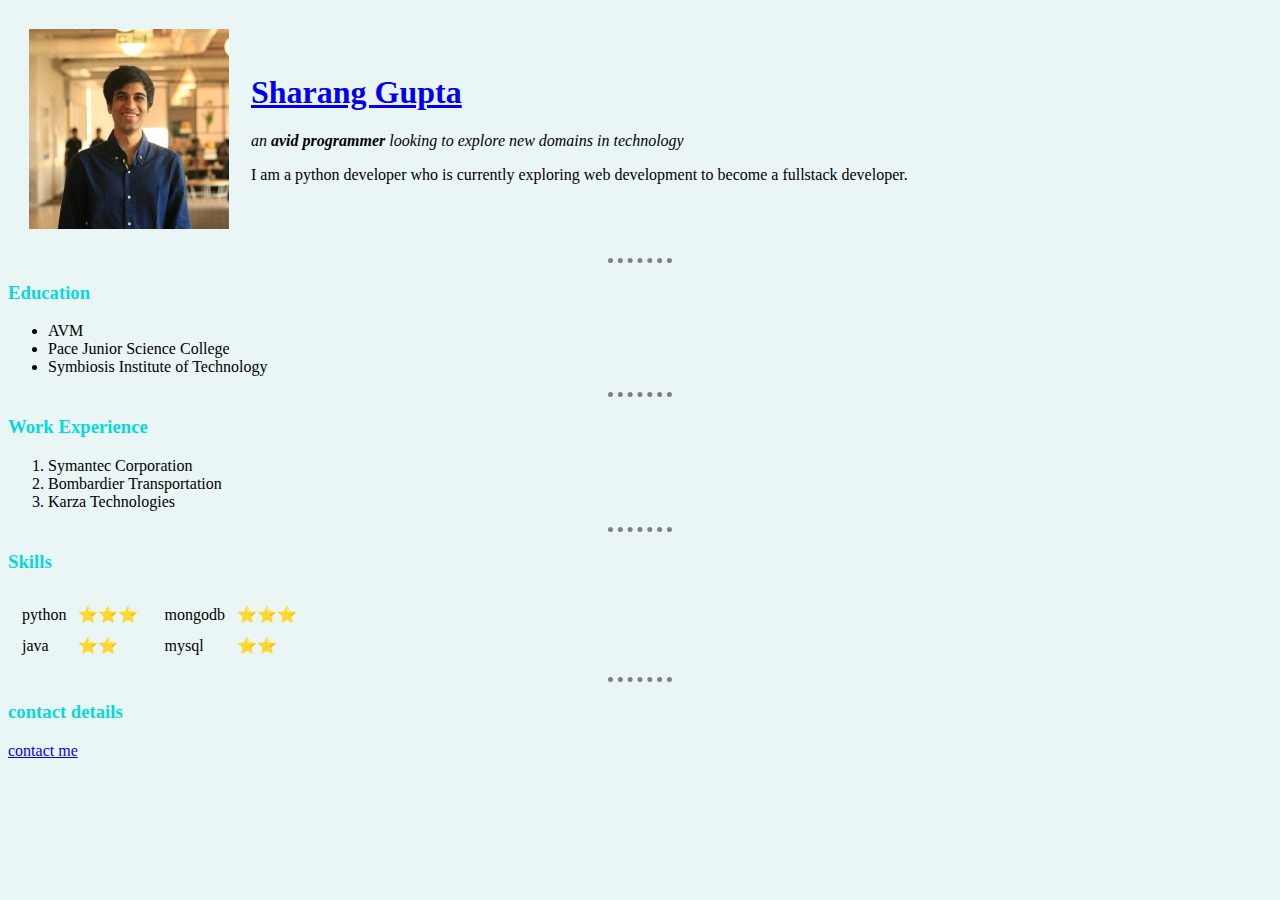
<file: index.html>
<html>

<head>
    <meta charset="utf-8">
    <title>Sharang's personal site</title>
    <link rel="stylesheet" href="css/styles.css">


</head>

<body style="background-color: #EAF6F6">
    <table cellspacing="20">
        <tr>
            <td><img src=profile.jpg alt="sharang profile picture"></td>
            <td>
                <h1><a href="https://www.linkedin.com/in/sharang-gupta-b8399bb4/">Sharang Gupta</a></h1>
                <p><em>an <strong>avid programmer </strong>looking to explore new domains in technology</em></p>
                <p>I am a python developer who is currently exploring web development to become a fullstack developer.</p>
            </td>
        </tr>
    </table>

    <hr>
    <h3>Education</h3>
    <ul>
        <li>AVM</li>
        <li>Pace Junior Science College</li>
        <li>Symbiosis Institute of Technology</li>
    </ul>
    <hr>

    <h3>Work Experience</h3>
    <ol>
        <li>Symantec Corporation</li>
        <li>Bombardier Transportation</li>
        <li>Karza Technologies</li>
    </ol>
    <hr>
    <h3>Skills</h3>
    <table>
        <tr>
            <td>
                <table cellspacing="10">
                    <tr>
                        <td>python</td>
                        <td>⭐⭐⭐</td>
                    </tr>

                    <tr>
                        <td>java</td>
                        <td>⭐⭐</td>
                    </tr>
                </table>
            </td>
            <td>
                <table cellspacing="10">
                    <tr>
                        <td>mongodb</td>
                        <td>⭐⭐⭐</td>
                    </tr>

                    <tr>
                        <td>mysql</td>
                        <td>⭐⭐</td>
                    </tr>
                </table>
            </td>
        </tr>

    </table>

    <hr>
    <h3>contact details</h3>
    <a href=contact.html>contact me</a>
</body>

</html>
</file>
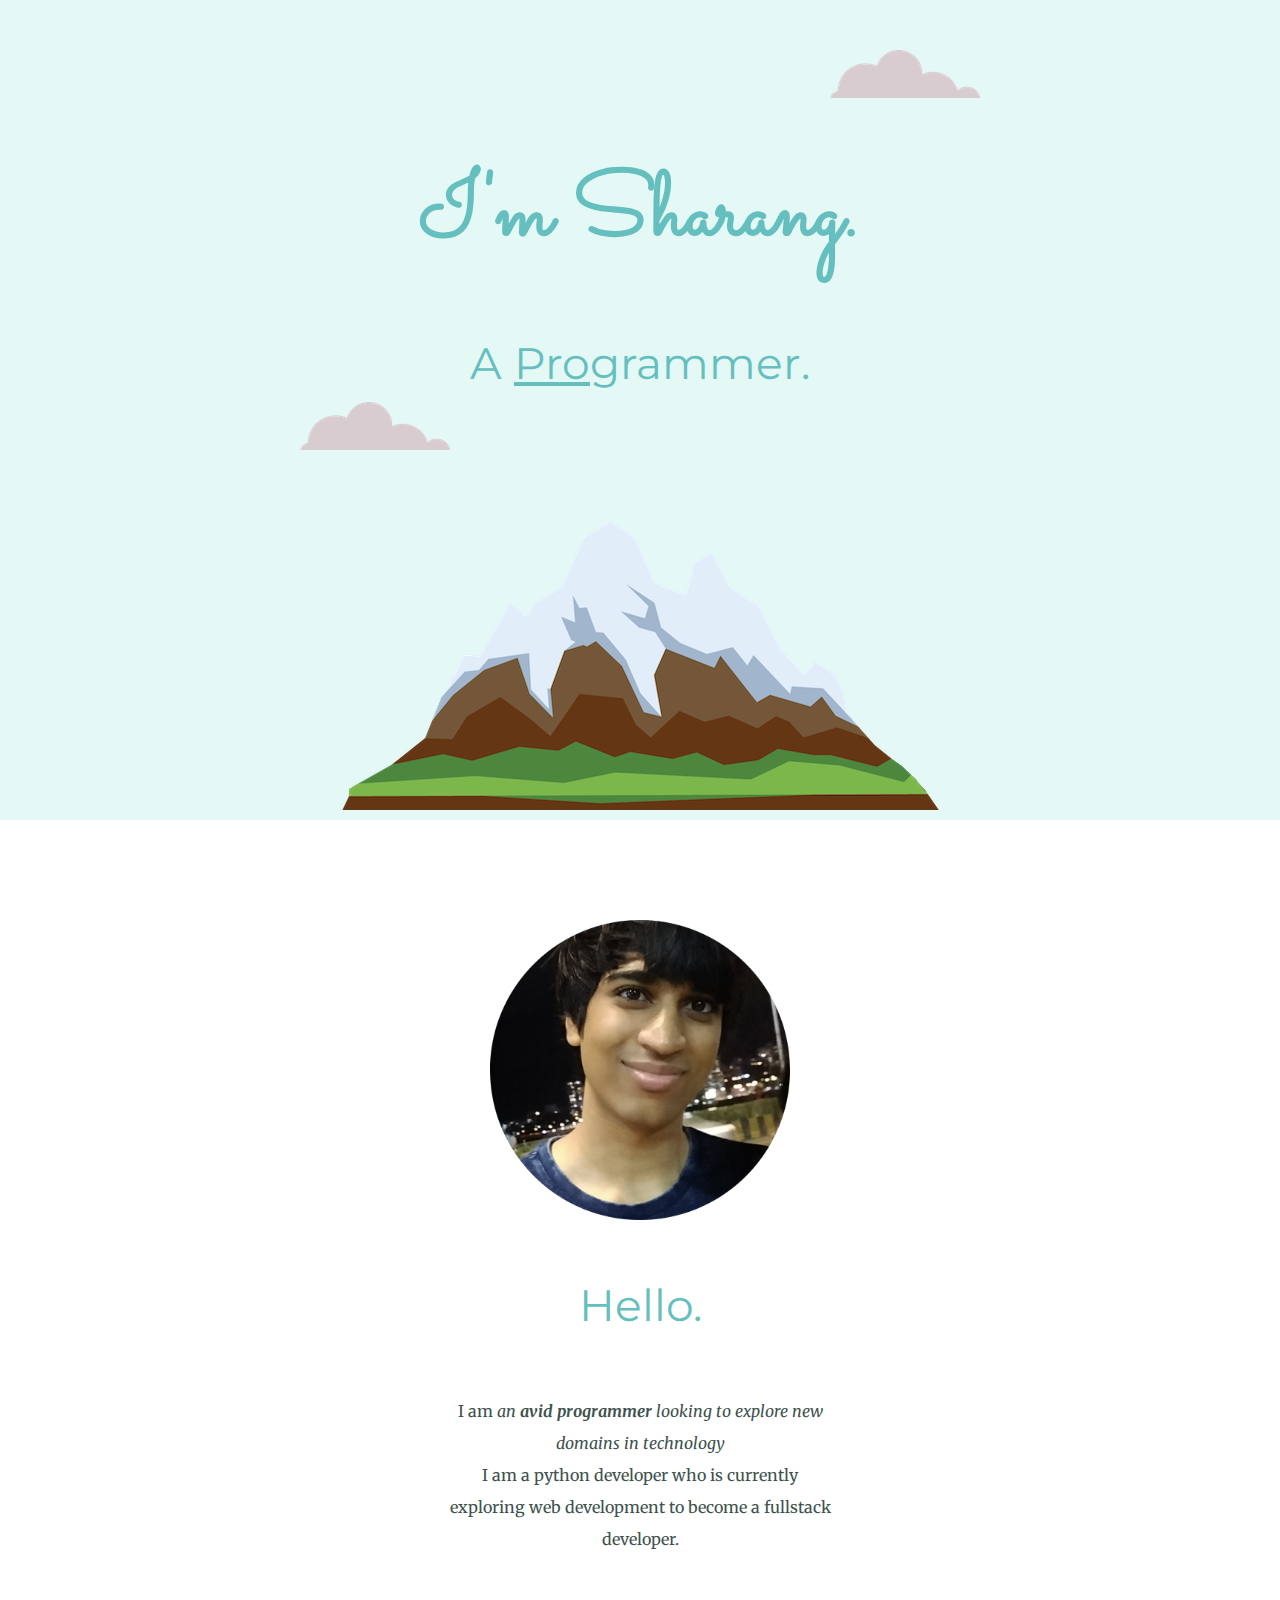
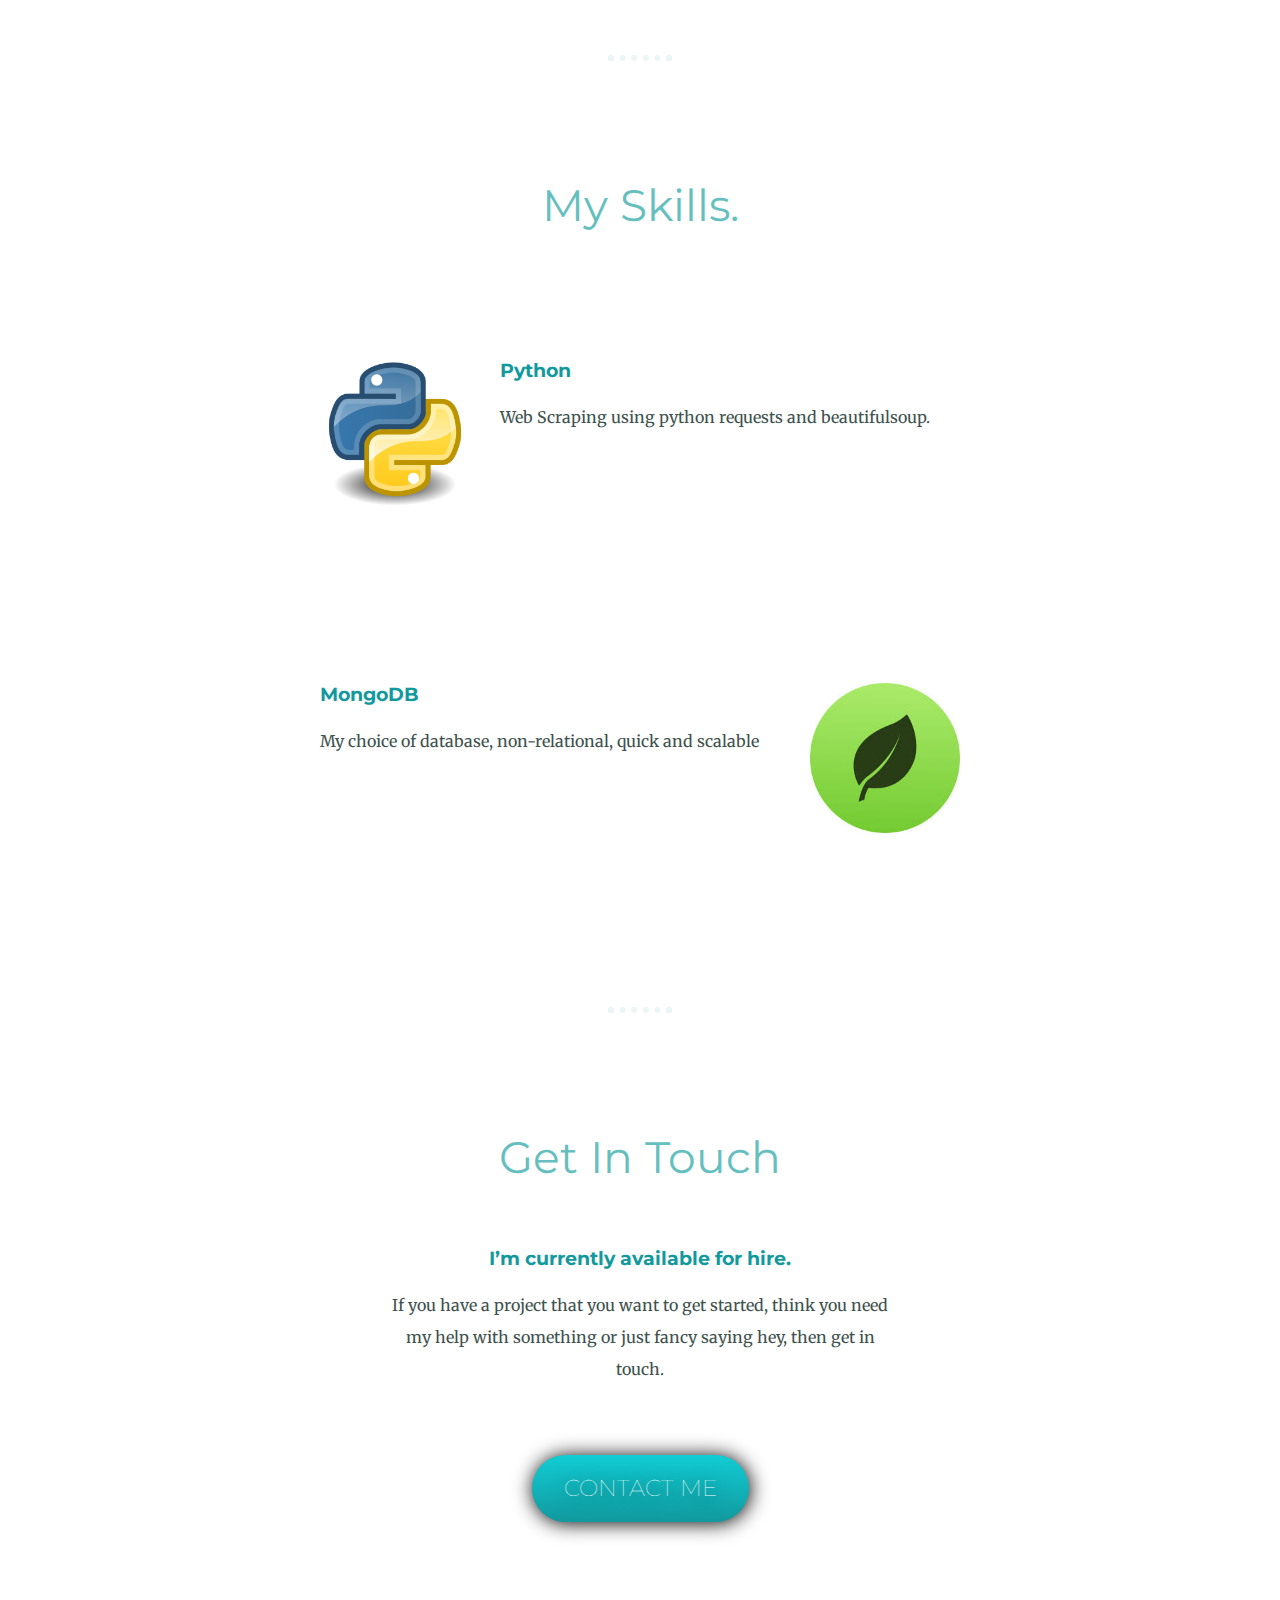
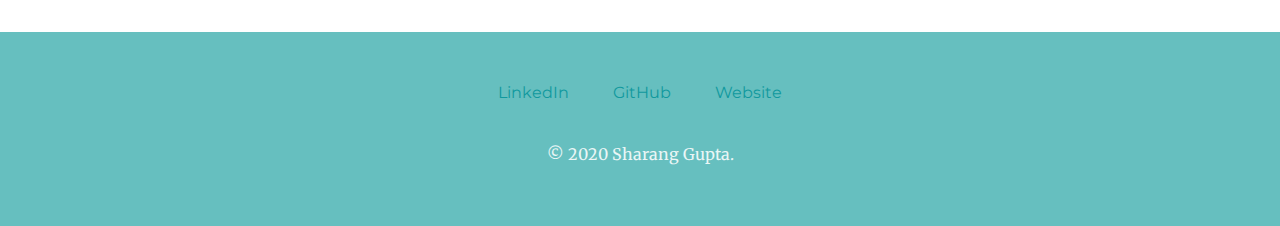
<file: resume/index.html>
<!DOCTYPE html>
<html lang="">

<head>
  <meta charset="utf-8">
  <meta name="viewport" content="width=device-width, initial-scale=1.0">
  <link rel="stylesheet" href="css/styles.css">
  <link rel="icon" href="images/favicon.png">
  <link href="https://fonts.googleapis.com/css?family=Merriweather|Montserrat|Pacifico&display=swap" rel="stylesheet">
  <link href="https://fonts.googleapis.com/css?family=Sacramento&display=swap" rel="stylesheet">
  <title>Sharang Gupta</title>
</head>

<body>
  <div class="topcontainer">
    <img class="top-cloud" src="images/cloud.png" alt="cloud-img" />
    <h1>I'm Sharang.</h1>
    <h2>A <span id="underline">Pro</span>grammer.</h2>
    <img class="bottom-cloud" src="images/cloud.png" alt="cloud-img">
    <img src="images/mountain.png" alt="mountain-img" />
  </div>

  <div class="middle-container">
    <div class="profile">
      <img class="profilepic" src="images/profile.png" alt="sharang profile picture">
      <h2>Hello.</h2>
      <p class="intro">I am <em>an <strong>avid programmer </strong>looking to explore new domains in technology</em></p>
      <p class="intro">I am a python developer who is currently exploring web development to become a fullstack developer.</p>
    </div>
    <hr>
    <div class="skills">
      <h2>My Skills.</h2>
      <div class="skill-row">
        <img class="python-img" src="images/python.png" alt="" style="width:150px;height:150px">
        <h3>Python</h3>
        <p class="code-skill-description">Web Scraping using python requests and beautifulsoup.</p>
      </div>
      <div class="skill-row">
        <img class="mongo-img" src="images/mongo.jpeg" alt="" style="width:150px;height:150px">
        <h3>MongoDB</h3>
        <p class="code-skill-description">My choice of database, non-relational, quick and scalable</p>
      </div>
    </div>
    <hr>
    <div class="contact-me">
      <h2>Get In Touch</h2>
      <h3>I’m currently available for hire.</h3>
      <p>If you have a project that you want to get started, think you need my help with something or just fancy saying hey, then get in touch.</p>
    </div>
    <a class="btn" href="mailto:sharanggupta96@gmail.com">CONTACT ME</a>
  </div>


  <div class="bottom-container">
    <a class="footer-link" href="https://www.linkedin.com/in/sharang-gupta-b8399bb4/">LinkedIn</a>
    <a class="footer-link" href="https://github.com/sharang1996">GitHub</a>
    <a class="footer-link" href="https://sharang1996.github.io/cv/">Website</a>
    <p class="copyright">© 2020 Sharang Gupta.</p>
  </div>

</body>

</html>
</file>
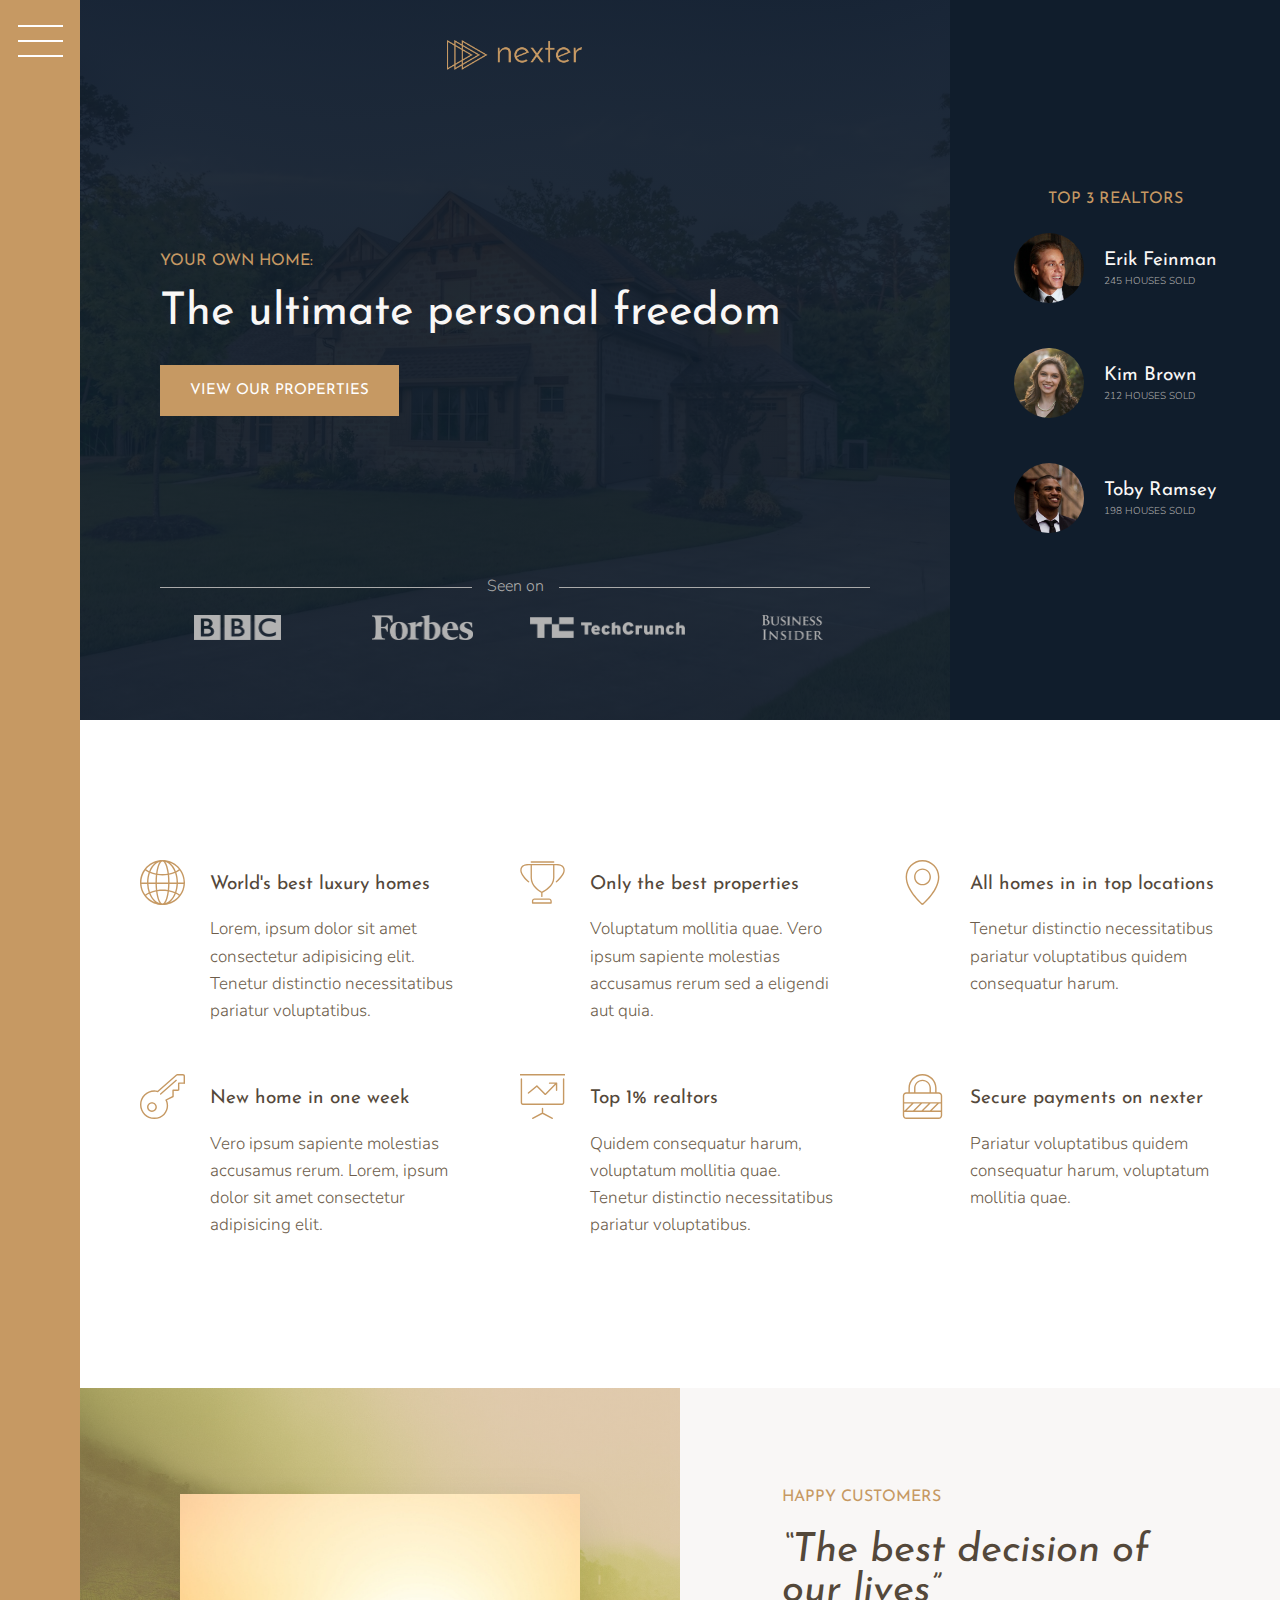
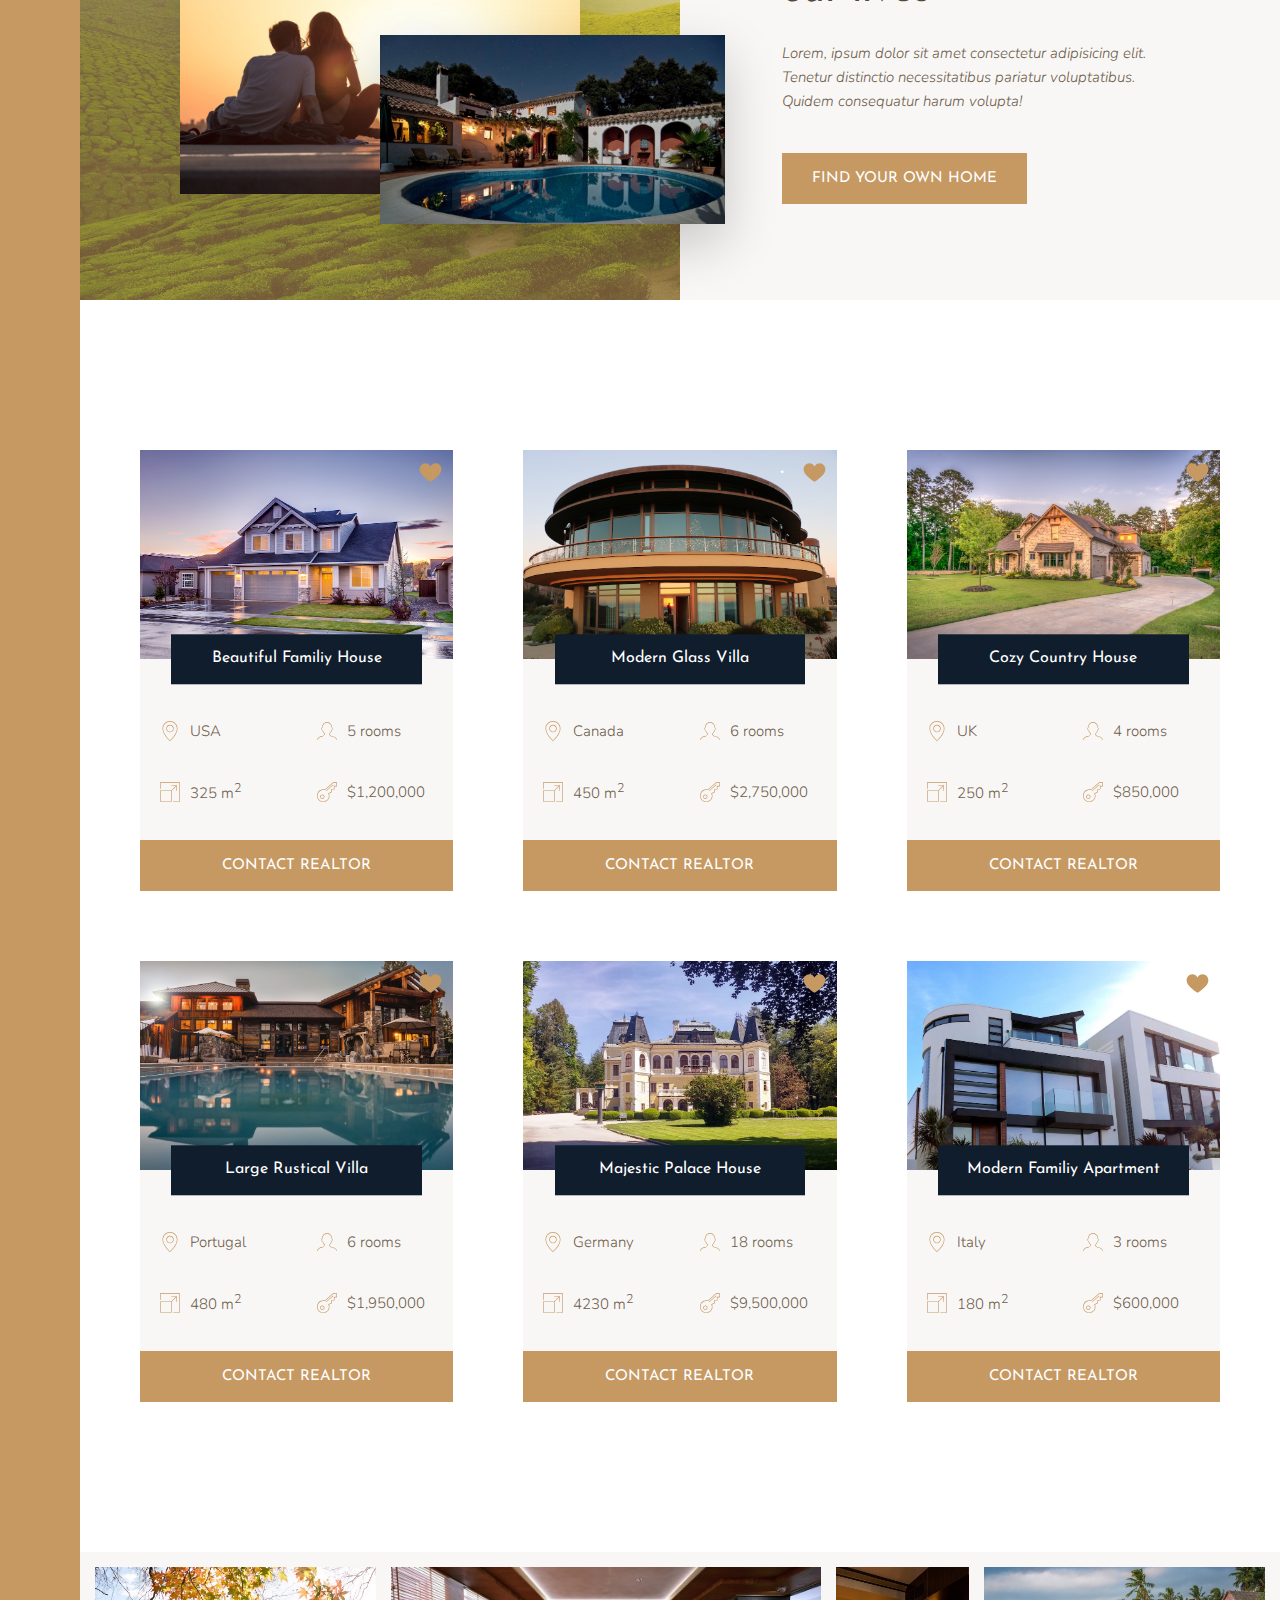
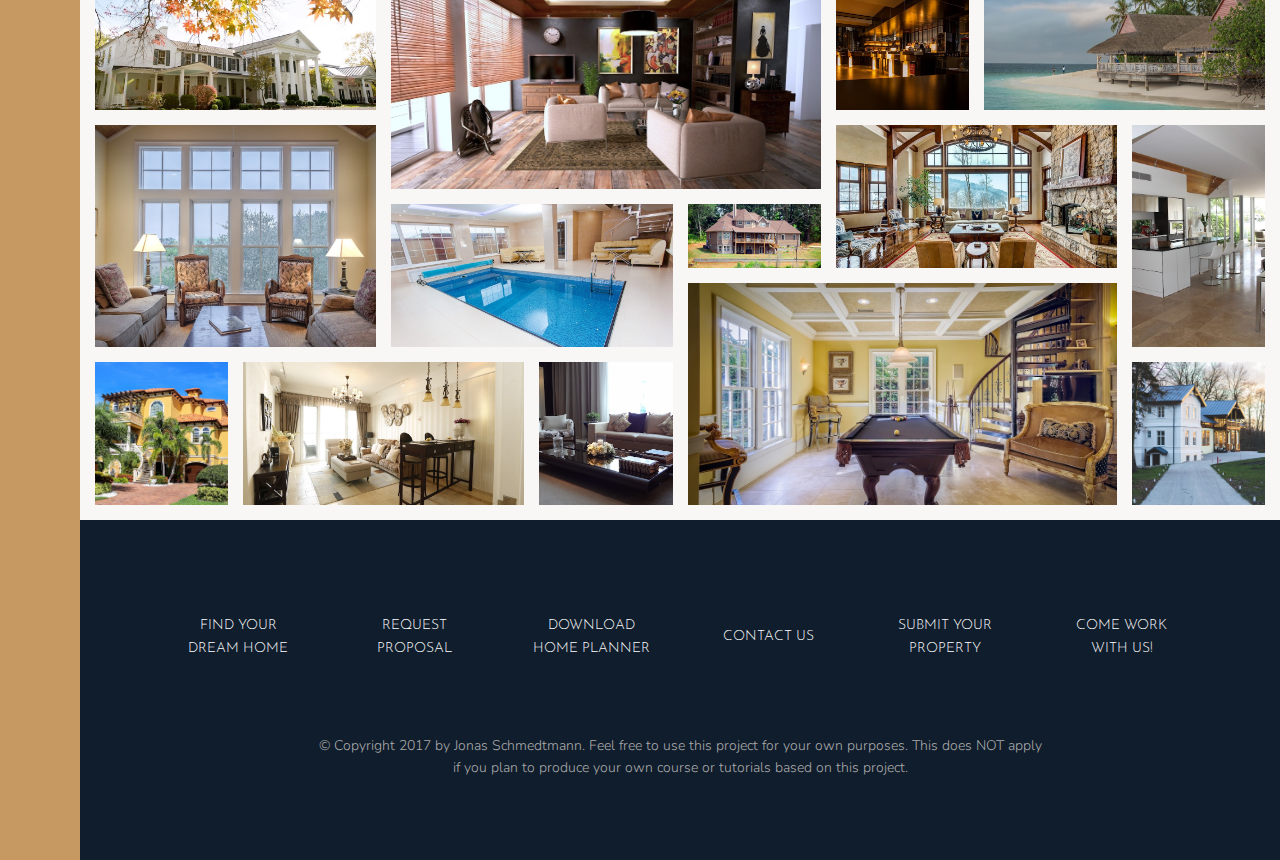
<file: advanced_css/advanced-css-course-master/Nexter/final/index.html>
<!DOCTYPE html>
<html lang="en">
    <head>
        <meta charset="UTF-8">
        <meta name="viewport" content="width=device-width, initial-scale=1.0">
        <meta http-equiv="X-UA-Compatible" content="ie=edge">
        
        <link href="https://fonts.googleapis.com/css?family=Josefin+Sans:300,400,400i|Nunito:300,300i" rel="stylesheet">
        <link rel="stylesheet" href="css/style.css">
        <link rel="shortcut icon" type="image/png" href="img/favicon.png">
        
        <title>nexter &mdash; your home, your freedom</title>
    </head>
    <body class="container">
        <div class="sidebar">
            <button class="nav-btn"></button>
        </div>

        <header class="header">
            <img src="img/logo.png" alt="Nexter logo" class="header__logo">
            <h3 class="heading-3">Your own home:</h3>
            <h1 class="heading-1">The ultimate personal freedom</h1>
            <button class="btn header__btn">View our properties</button>
            <div class="header__seenon-text">Seen on</div>
            <div class="header__seenon-logos">
                <img src="img/logo-bbc.png" alt="Seen on logo 1">
                <img src="img/logo-forbes.png" alt="Seen on logo 2">
                <img src="img/logo-techcrunch.png" alt="Seen on logo 3">
                <img src="img/logo-bi.png" alt="Seen on logo 4">
            </div>
        </header>

        <div class="realtors">
            <h3 class="heading-3">Top 3 Realtors</h3>
            <div class="realtors__list">
                <img src="img/realtor-1.jpeg" alt="Realtor 1" class="realtors__img">
                <div class="realtors__details">
                    <h4 class="heading-4 heading-4--light">Erik Feinman</h4>
                    <p class="realtors__sold">245 houses sold</p>
                </div>

                <img src="img/realtor-2.jpeg" alt="Realtor 2" class="realtors__img">
                <div class="realtors__details">
                    <h4 class="heading-4 heading-4--light">Kim Brown</h4>
                    <p class="realtors__sold">212 houses sold</p>
                </div>

                <img src="img/realtor-3.jpeg" alt="Realtor 3" class="realtors__img">
                <div class="realtors__details">
                    <h4 class="heading-4 heading-4--light">Toby Ramsey</h4>
                    <p class="realtors__sold">198 houses sold</p>
                </div>
            </div>
        </div>

        <section class="features">
            <div class="feature">
                <svg class="feature__icon">
                    <use xlink:href="img/sprite.svg#icon-global"></use>
                </svg>
                <h4 class="heading-4 heading-4--dark">World's best luxury homes</h4>
                <p class="feature__text">Lorem, ipsum dolor sit amet consectetur adipisicing elit. Tenetur distinctio necessitatibus pariatur voluptatibus.</p>
            </div>

            <div class="feature">
                <svg class="feature__icon">
                    <use xlink:href="img/sprite.svg#icon-trophy"></use>
                </svg>
                <h4 class="heading-4 heading-4--dark">Only the best properties</h4>
                <p class="feature__text">Voluptatum mollitia quae. Vero ipsum sapiente molestias accusamus rerum sed a eligendi aut quia.</p>
            </div>

            <div class="feature">
                <svg class="feature__icon">
                    <use xlink:href="img/sprite.svg#icon-map-pin"></use>
                </svg>
                <h4 class="heading-4 heading-4--dark">All homes in in top locations</h4>
                <p class="feature__text">Tenetur distinctio necessitatibus pariatur voluptatibus quidem consequatur harum.</p>
            </div>

            <div class="feature">
                <svg class="feature__icon">
                    <use xlink:href="img/sprite.svg#icon-key"></use>
                </svg>
                <h4 class="heading-4 heading-4--dark">New home in one week</h4>
                <p class="feature__text">Vero ipsum sapiente molestias accusamus rerum. Lorem, ipsum dolor sit amet consectetur adipisicing elit.</p>
            </div>

            <div class="feature">
                <svg class="feature__icon">
                    <use xlink:href="img/sprite.svg#icon-presentation"></use>
                </svg>
                <h4 class="heading-4 heading-4--dark">Top 1% realtors</h4>
                <p class="feature__text">Quidem consequatur harum, voluptatum mollitia quae. Tenetur distinctio necessitatibus pariatur voluptatibus.</p>
            </div>

            <div class="feature">
                <svg class="feature__icon">
                    <use xlink:href="img/sprite.svg#icon-lock"></use>
                </svg>
                <h4 class="heading-4 heading-4--dark">Secure payments on nexter</h4>
                <p class="feature__text">Pariatur voluptatibus quidem consequatur harum, voluptatum mollitia quae.</p>
            </div>
        </section>

        <div class="story__pictures">
            <img src="img/story-1.jpeg" alt="Couple with new house" class="story__img--1">
            <img src="img/story-2.jpeg" alt="New house" class="story__img--2">
        </div>

        <div class="story__content">
            <h3 class="heading-3 mb-sm">Happy Customers</h3>
            <h2 class="heading-2 heading-2--dark mb-md">&ldquo;The best decision of our lives&rdquo;</h2>
            <p class="story__text">
                Lorem, ipsum dolor sit amet consectetur adipisicing elit. Tenetur distinctio necessitatibus pariatur voluptatibus. Quidem consequatur harum volupta!
            </p>
            <button class="btn">Find your own home</button>
        </div>

        <section class="homes">
            <div class="home">
                <img src="img/house-1.jpeg" alt="House 1" class="home__img">
                <svg class="home__like">
                    <use xlink:href="img/sprite.svg#icon-heart-full"></use>
                </svg>
                <h5 class="home__name">Beautiful Familiy House</h5>
                <div class="home__location">
                    <svg>
                        <use xlink:href="img/sprite.svg#icon-map-pin"></use>
                    </svg>
                    <p>USA</p>
                </div>
                <div class="home__rooms">
                    <svg>
                        <use xlink:href="img/sprite.svg#icon-profile-male"></use>
                    </svg>
                    <p>5 rooms</p>
                </div>
                <div class="home__area">
                    <svg>
                        <use xlink:href="img/sprite.svg#icon-expand"></use>
                    </svg>
                    <p>325 m<sup>2</sup></p>
                </div>
                <div class="home__price">
                    <svg>
                        <use xlink:href="img/sprite.svg#icon-key"></use>
                    </svg>
                    <p>$1,200,000</p>
                </div>
                <button class="btn home__btn">Contact realtor</button>
            </div>

            
            <div class="home">
                <img src="img/house-2.jpeg" alt="House 2" class="home__img">
                <svg class="home__like">
                    <use xlink:href="img/sprite.svg#icon-heart-full"></use>
                </svg>
                <h5 class="home__name">Modern Glass Villa</h5>
                <div class="home__location">
                    <svg>
                        <use xlink:href="img/sprite.svg#icon-map-pin"></use>
                    </svg>
                    <p>Canada</p>
                </div>
                <div class="home__rooms">
                    <svg>
                        <use xlink:href="img/sprite.svg#icon-profile-male"></use>
                    </svg>
                    <p>6 rooms</p>
                </div>
                <div class="home__area">
                    <svg>
                        <use xlink:href="img/sprite.svg#icon-expand"></use>
                    </svg>
                    <p>450 m<sup>2</sup></p>
                </div>
                <div class="home__price">
                    <svg>
                        <use xlink:href="img/sprite.svg#icon-key"></use>
                    </svg>
                    <p>$2,750,000</p>
                </div>
                <button class="btn home__btn">Contact realtor</button>
            </div>

            <div class="home">
                <img src="img/house-3.jpeg" alt="House 3" class="home__img">
                <svg class="home__like">
                    <use xlink:href="img/sprite.svg#icon-heart-full"></use>
                </svg>
                <h5 class="home__name">Cozy Country House</h5>
                <div class="home__location">
                    <svg>
                        <use xlink:href="img/sprite.svg#icon-map-pin"></use>
                    </svg>
                    <p>UK</p>
                </div>
                <div class="home__rooms">
                    <svg>
                        <use xlink:href="img/sprite.svg#icon-profile-male"></use>
                    </svg>
                    <p>4 rooms</p>
                </div>
                <div class="home__area">
                    <svg>
                        <use xlink:href="img/sprite.svg#icon-expand"></use>
                    </svg>
                    <p>250 m<sup>2</sup></p>
                </div>
                <div class="home__price">
                    <svg>
                        <use xlink:href="img/sprite.svg#icon-key"></use>
                    </svg>
                    <p>$850,000</p>
                </div>
                <button class="btn home__btn">Contact realtor</button>
            </div>

            <div class="home">
                <img src="img/house-4.jpeg" alt="House 4" class="home__img">
                <svg class="home__like">
                    <use xlink:href="img/sprite.svg#icon-heart-full"></use>
                </svg>
                <h5 class="home__name">Large Rustical Villa</h5>
                <div class="home__location">
                    <svg>
                        <use xlink:href="img/sprite.svg#icon-map-pin"></use>
                    </svg>
                    <p>Portugal</p>
                </div>
                <div class="home__rooms">
                    <svg>
                        <use xlink:href="img/sprite.svg#icon-profile-male"></use>
                    </svg>
                    <p>6 rooms</p>
                </div>
                <div class="home__area">
                    <svg>
                        <use xlink:href="img/sprite.svg#icon-expand"></use>
                    </svg>
                    <p>480 m<sup>2</sup></p>
                </div>
                <div class="home__price">
                    <svg>
                        <use xlink:href="img/sprite.svg#icon-key"></use>
                    </svg>
                    <p>$1,950,000</p>
                </div>
                <button class="btn home__btn">Contact realtor</button>
            </div>

            <div class="home">
                <img src="img/house-5.jpeg" alt="House 5" class="home__img">
                <svg class="home__like">
                    <use xlink:href="img/sprite.svg#icon-heart-full"></use>
                </svg>
                <h5 class="home__name">Majestic Palace House</h5>
                <div class="home__location">
                    <svg>
                        <use xlink:href="img/sprite.svg#icon-map-pin"></use>
                    </svg>
                    <p>Germany</p>
                </div>
                <div class="home__rooms">
                    <svg>
                        <use xlink:href="img/sprite.svg#icon-profile-male"></use>
                    </svg>
                    <p>18 rooms</p>
                </div>
                <div class="home__area">
                    <svg>
                        <use xlink:href="img/sprite.svg#icon-expand"></use>
                    </svg>
                    <p>4230 m<sup>2</sup></p>
                </div>
                <div class="home__price">
                    <svg>
                        <use xlink:href="img/sprite.svg#icon-key"></use>
                    </svg>
                    <p>$9,500,000</p>
                </div>
                <button class="btn home__btn">Contact realtor</button>
            </div>

            <div class="home">
                <img src="img/house-6.jpeg" alt="House 6" class="home__img">
                <svg class="home__like">
                    <use xlink:href="img/sprite.svg#icon-heart-full"></use>
                </svg>
                <h5 class="home__name">Modern Familiy Apartment</h5>
                <div class="home__location">
                    <svg>
                        <use xlink:href="img/sprite.svg#icon-map-pin"></use>
                    </svg>
                    <p>Italy</p>
                </div>
                <div class="home__rooms">
                    <svg>
                        <use xlink:href="img/sprite.svg#icon-profile-male"></use>
                    </svg>
                    <p>3 rooms</p>
                </div>
                <div class="home__area">
                    <svg>
                        <use xlink:href="img/sprite.svg#icon-expand"></use>
                    </svg>
                    <p>180 m<sup>2</sup></p>
                </div>
                <div class="home__price">
                    <svg>
                        <use xlink:href="img/sprite.svg#icon-key"></use>
                    </svg>
                    <p>$600,000</p>
                </div>
                <button class="btn home__btn">Contact realtor</button>
            </div>
        </section>


        <section class="gallery">
            <figure class="gallery__item gallery__item--1"><img src="img/gal-1.jpeg" alt="Gallery image 1" class="gallery__img"></figure>
            <figure class="gallery__item gallery__item--2"><img src="img/gal-2.jpeg" alt="Gallery image 2" class="gallery__img"></figure>
            <figure class="gallery__item gallery__item--3"><img src="img/gal-3.jpeg" alt="Gallery image 3" class="gallery__img"></figure>
            <figure class="gallery__item gallery__item--4"><img src="img/gal-4.jpeg" alt="Gallery image 4" class="gallery__img"></figure>
            <figure class="gallery__item gallery__item--5"><img src="img/gal-5.jpeg" alt="Gallery image 5" class="gallery__img"></figure>
            <figure class="gallery__item gallery__item--6"><img src="img/gal-6.jpeg" alt="Gallery image 6" class="gallery__img"></figure>
            <figure class="gallery__item gallery__item--7"><img src="img/gal-7.jpeg" alt="Gallery image 7" class="gallery__img"></figure>
            <figure class="gallery__item gallery__item--8"><img src="img/gal-8.jpeg" alt="Gallery image 8" class="gallery__img"></figure>
            <figure class="gallery__item gallery__item--9"><img src="img/gal-9.jpeg" alt="Gallery image 9" class="gallery__img"></figure>
            <figure class="gallery__item gallery__item--10"><img src="img/gal-10.jpeg" alt="Gallery image 10" class="gallery__img"></figure>
            <figure class="gallery__item gallery__item--11"><img src="img/gal-11.jpeg" alt="Gallery image 11" class="gallery__img"></figure>
            <figure class="gallery__item gallery__item--12"><img src="img/gal-12.jpeg" alt="Gallery image 12" class="gallery__img"></figure>
            <figure class="gallery__item gallery__item--13"><img src="img/gal-13.jpeg" alt="Gallery image 13" class="gallery__img"></figure>
            <figure class="gallery__item gallery__item--14"><img src="img/gal-14.jpeg" alt="Gallery image 14" class="gallery__img"></figure>


        </section>

        <footer class="footer">
            <ul class="nav">
                    <li class="nav__item"><a href="#" class="nav__link">Find your dream home</a></li>
                    <li class="nav__item"><a href="#" class="nav__link">Request proposal</a></li>
                    <li class="nav__item"><a href="#" class="nav__link">Download home planner</a></li>
                    <li class="nav__item"><a href="#" class="nav__link">Contact us</a></li>
                    <li class="nav__item"><a href="#" class="nav__link">Submit your property</a></li>
                    <li class="nav__item"><a href="#" class="nav__link">Come work with us!</a></li>
            </ul>
            <p class="copyright">
                &copy; Copyright 2017 by Jonas Schmedtmann. Feel free to use this project for your own purposes. This does NOT apply if you plan to produce your own course or tutorials based on this project.
            </p>
        </footer>
    </body>
</html>
</file>
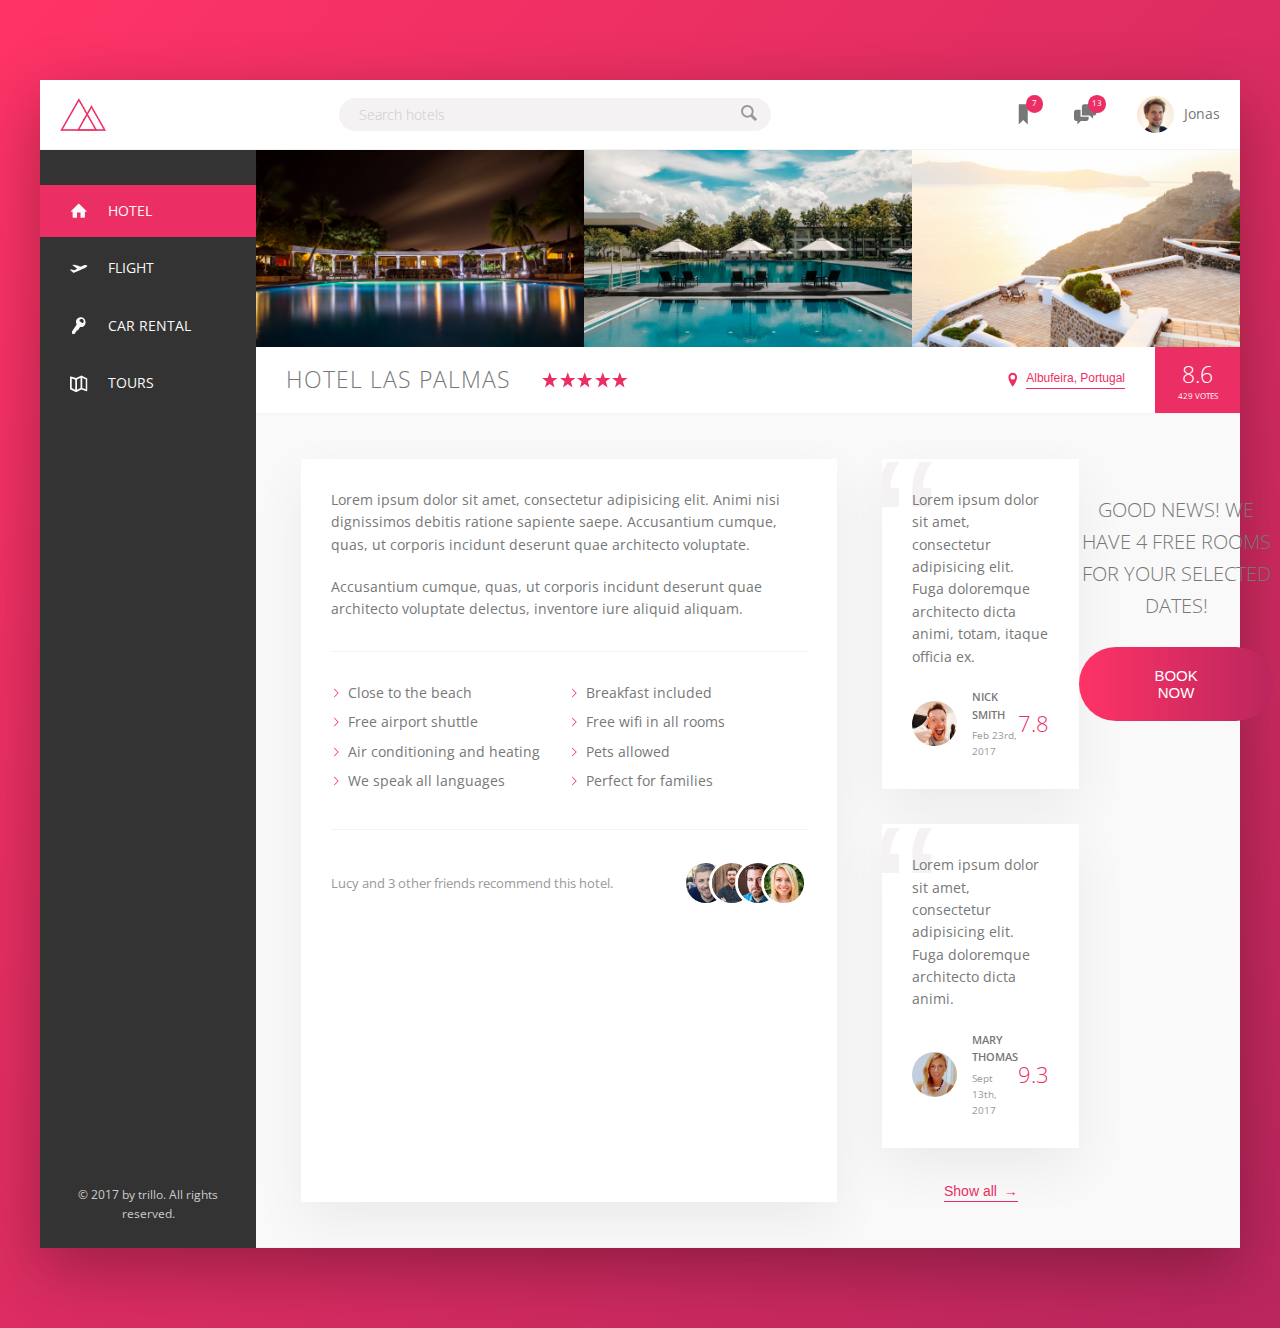
<file: advanced_css/advanced-css-course-master/Trillo/final/index.html>
<!DOCTYPE html>
<html lang="en">
    <head>
        <meta charset="UTF-8">
        <meta name="viewport" content="width=device-width, initial-scale=1.0">
        
        <link href="https://fonts.googleapis.com/css?family=Open+Sans:300,400,600" rel="stylesheet">
        <link rel="stylesheet" href="css/style.css">
        <link rel="shortcut icon" type="image/png" href="img/favicon.png">
        
        <title>trillo &mdash; Your all-in-one booking app</title>
    </head>
    <body>
        <div class="container">
            <header class="header">
                <img src="img/logo.png" alt="trillo logo" class="logo">

                <form action="#" class="search">
                    <input type="text" class="search__input" placeholder="Search hotels">
                    <button class="search__button">
                        <svg class="search__icon">
                            <use xlink:href="img/sprite.svg#icon-magnifying-glass"></use>
                        </svg>
                    </button>
                </form>

                <nav class="user-nav">
                    <div class="user-nav__icon-box">
                        <svg class="user-nav__icon">
                            <use xlink:href="img/sprite.svg#icon-bookmark"></use>
                        </svg>
                        <span class="user-nav__notification">7</span>
                    </div>
                    <div class="user-nav__icon-box">
                        <svg class="user-nav__icon">
                            <use xlink:href="img/sprite.svg#icon-chat"></use>
                        </svg>
                        <span class="user-nav__notification">13</span>
                    </div>
                    <div class="user-nav__user">
                        <img src="img/user.jpg" alt="User photo" class="user-nav__user-photo">
                        <span class="user-nav__user-name">Jonas</span>
                    </div>
                </nav>
            </header>


            <div class="content">
                <nav class="sidebar">
                    <ul class="side-nav">
                        <li class="side-nav__item side-nav__item--active">
                            <a href="#" class="side-nav__link">
                                <svg class="side-nav__icon">
                                    <use xlink:href="img/sprite.svg#icon-home"></use>
                                </svg>
                                <span>Hotel</span>
                            </a>
                        </li>
                        <li class="side-nav__item">
                            <a href="#" class="side-nav__link">
                                <svg class="side-nav__icon">
                                    <use xlink:href="img/sprite.svg#icon-aircraft-take-off"></use>
                                </svg>
                                <span>Flight</span>
                            </a>
                        </li>
                        <li class="side-nav__item">
                            <a href="#" class="side-nav__link">
                                <svg class="side-nav__icon">
                                    <use xlink:href="img/sprite.svg#icon-key"></use>
                                </svg>
                                <span>Car rental</span>
                            </a>
                        </li>
                        <li class="side-nav__item">
                            <a href="#" class="side-nav__link">
                                <svg class="side-nav__icon">
                                    <use xlink:href="img/sprite.svg#icon-map"></use>
                                </svg>
                                <span>Tours</span>
                            </a>
                        </li>
                    </ul>

                    <div class="legal">
                        &copy; 2017 by trillo. All rights reserved.
                    </div>
                </nav>



                <main class="hotel-view">
                    <div class="gallery">
                        <figure class="gallery__item">
                            <img src="img/hotel-1.jpg" alt="Photo of hotel 1" class="gallery__photo">
                        </figure>
                        <figure class="gallery__item">
                            <img src="img/hotel-2.jpg" alt="Photo of hotel 2" class="gallery__photo">
                        </figure>
                        <figure class="gallery__item">
                            <img src="img/hotel-3.jpg" alt="Photo of hotel 3" class="gallery__photo">
                        </figure>
                    </div>

                    <div class="overview">
                        <h1 class="overview__heading">
                            Hotel Las Palmas
                        </h1>

                        <div class="overview__stars">
                            <svg class="overview__icon-star">
                                <use xlink:href="img/sprite.svg#icon-star"></use>
                            </svg>
                            <svg class="overview__icon-star">
                                <use xlink:href="img/sprite.svg#icon-star"></use>
                            </svg>
                            <svg class="overview__icon-star">
                                <use xlink:href="img/sprite.svg#icon-star"></use>
                            </svg>
                            <svg class="overview__icon-star">
                                <use xlink:href="img/sprite.svg#icon-star"></use>
                            </svg>
                            <svg class="overview__icon-star">
                                <use xlink:href="img/sprite.svg#icon-star"></use>
                            </svg>
                        </div>

                        <div class="overview__location">
                            <svg class="overview__icon-location">
                                <use xlink:href="img/sprite.svg#icon-location-pin"></use>
                            </svg>
                            <button class="btn-inline">Albufeira, Portugal</button>
                        </div>

                        <div class="overview__rating">
                            <div class="overview__rating-average">8.6</div>
                            <div class="overview__rating-count">429 votes</div>
                        </div>
                    </div>

                    <div class="detail">
                        <div class="description">
                            <p class="paragraph">
                                Lorem ipsum dolor sit amet, consectetur adipisicing elit. Animi nisi dignissimos debitis ratione sapiente saepe. Accusantium cumque, quas, ut corporis incidunt deserunt quae architecto voluptate.
                            </p>
                            <p class="paragraph">
                                Accusantium cumque, quas, ut corporis incidunt deserunt quae architecto voluptate delectus, inventore iure aliquid aliquam.
                            </p>
                            <ul class="list">
                                <li class="list__item">Close to the beach</li>
                                <li class="list__item">Breakfast included</li>
                                <li class="list__item">Free airport shuttle</li>
                                <li class="list__item">Free wifi in all rooms</li>
                                <li class="list__item">Air conditioning and heating</li>
                                <li class="list__item">Pets allowed</li>
                                <li class="list__item">We speak all languages</li>
                                <li class="list__item">Perfect for families</li>
                            </ul>
                            <div class="recommend">
                                <p class="recommend__count">
                                    Lucy and 3 other friends recommend this hotel.
                                </p>
                                <div class="recommend__friends">
                                    <img src="img/user-3.jpg" alt="Friend 1" class="recommend__photo">
                                    <img src="img/user-4.jpg" alt="Friend 2" class="recommend__photo">
                                    <img src="img/user-5.jpg" alt="Friend 3" class="recommend__photo">
                                    <img src="img/user-6.jpg" alt="Friend 4" class="recommend__photo">
                                </div>
                            </div>
                        </div>

                        <div class="user-reviews">
                            <figure class="review">
                                <blockquote class="review__text">
                                    Lorem ipsum dolor sit amet, consectetur adipisicing elit. Fuga doloremque architecto dicta animi, totam, itaque officia ex.
                                </blockquote>
                                <figcaption class="review__user">
                                    <img src="img/user-1.jpg" alt="User 1" class="review__photo">
                                    <div class="review__user-box">
                                        <p class="review__user-name">Nick Smith</p>
                                        <p class="review__user-date">Feb 23rd, 2017</p>
                                    </div>
                                    <div class="review__rating">7.8</div>
                                </figcaption>
                            </figure>

                            <figure class="review">
                                <blockquote class="review__text">
                                    Lorem ipsum dolor sit amet, consectetur adipisicing elit. Fuga doloremque architecto dicta animi.
                                </blockquote>
                                <figcaption class="review__user">
                                    <img src="img/user-2.jpg" alt="User 1" class="review__photo">
                                    <div class="review__user-box">
                                        <p class="review__user-name">Mary Thomas</p>
                                        <p class="review__user-date">Sept 13th, 2017</p>
                                    </div>
                                    <div class="review__rating">9.3</div>
                                </figcaption>
                            </figure>

                            <button class="btn-inline">Show all <span>&rarr;</span></button>
                        </div>

                        <div class="cta">
                            <h2 class="cta__book-now">
                                Good news! We have 4 free rooms for your selected dates!
                            </h2>
                            <button class="btn">
                                <span class="btn__visible">Book now</span>
                                <span class="btn__invisible">Only 4 rooms left</span>
                            </button>
                        </div>

                    </div>


                </main>
            </div>
        </div>
    </body>
</html>
</file>
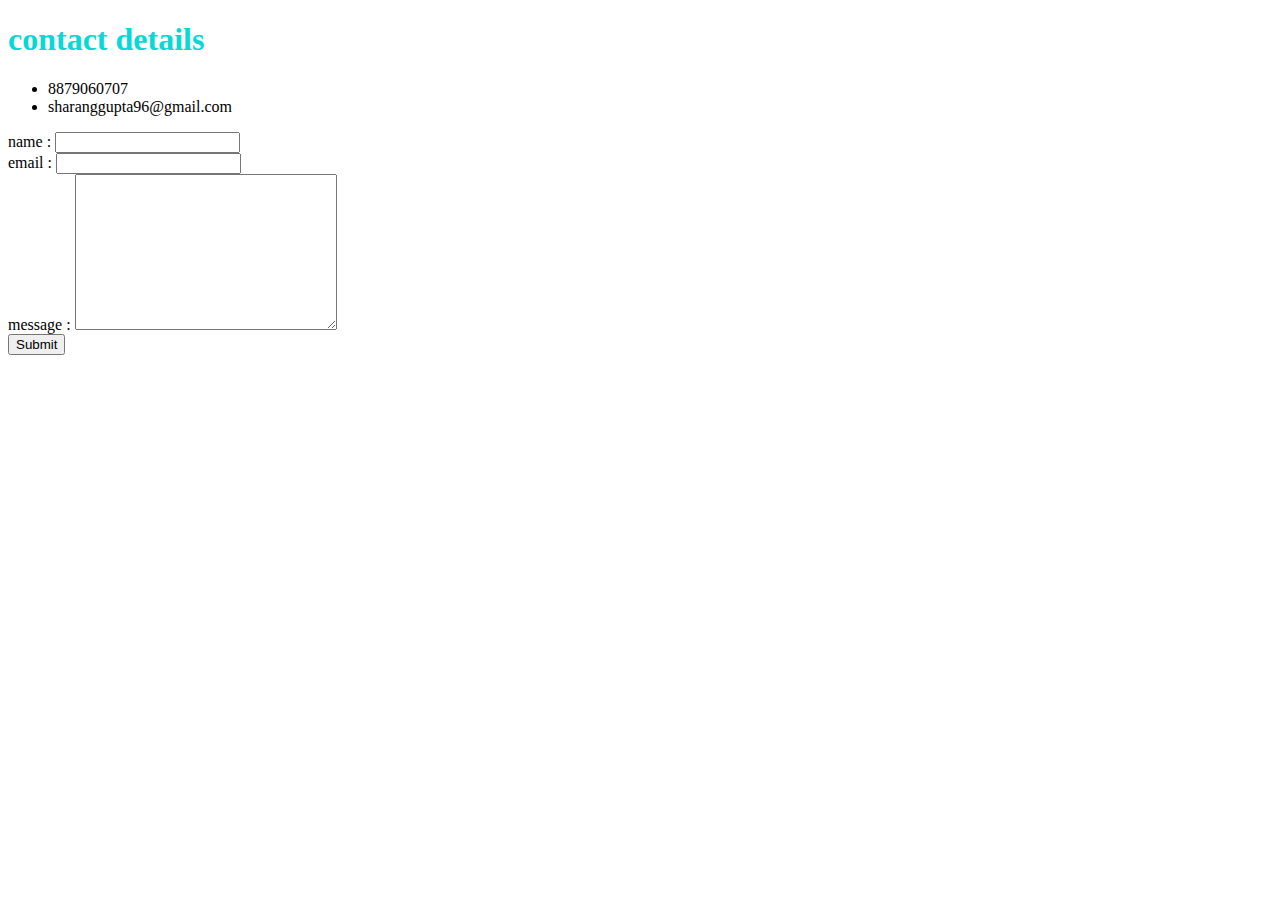
<file: contact.html>
<!DOCTYPE html>
<html lang="">

<head>
    <meta charset="utf-8">
    <meta name="viewport" content="width=device-width, initial-scale=1.0">
    <link rel="stylesheet" href="css/styles.css">
    
    <title>contact details</title>
</head>

<body>
    <h1>contact details</h1>
    <ul>
        <li>8879060707</li>
        <li>sharanggupta96@gmail.com</li>
    </ul>
    <form class="" action="mailto:sharanggupta96@gmail.com" method="post" enctype="text/plain">
        <label>name : </label>
        <input type="text" name="yourname" value="">
        <br>
        <label>email : </label>
        <input type="email" name="youremail" value="">
        <br>
        <label>message : </label>
        <textarea name="yourmessage" rows="10" cols="30">

        </textarea>
        <br>
        <input type="submit" name="">
    </form>
</body>

</html>
</file>
<file: css/styles.css>
hr {
    border-style: dotted none none none;
    height: 0px;
    width: 5%;
    border-color: grey;
    border-width: 5px;
}

h1 {
    color: #08d9d6;
}

h3 {
    color: #08d9d6;
}
</file>
<file: resume/css/styles.css>
.heading {
  background-color: #E4F9F5;
}

h1 {
  margin: 50px auto 0px auto;
  font-size: 5.625rem;
  font-family: 'Sacramento', cursive;
  color: #66BFBF;
}

h2 {
  font-family: 'Montserrat', sans-serif;
  color: #66BFBF;
  font-size: 2.75rem;
  line-height: 2;
  font-weight: normal;
  padding-bottom: 10px;
}

h3 {
  color: #11999E;
  font-family: 'Montserrat', sans-serif;
}

hr {
  border: dotted #EAF6F6 6px;
  border-bottom: none;
  width: 4%;
  margin: 100px auto;
}

p {
  line-height: 2;
}
a{
  color:#11999E;
  font-family: 'Montserrat', sans-serif;
  margin:10px 20px;
  text-decoration: none;
}

a:hover{
  color: #EAF6F6;
}

.profilepic {
  width: 300px;
  height: 300px;
}

.skill-row {
  width: 50%;
  margin: 100px auto 250px;
  text-align: left;
}

.mongo-img {
  width: 25%;
  float: right;
  margin-left: 30px;
}

.python-img {
  width: 25%;
  float: left;
  margin-right: 30px;
}

#underline {
  text-decoration: underline;
}

.top-cloud {
  position: absolute;
  top: 50px;
  right: 300px;
}

.bottom-cloud {
  position: absolute;
  left: 300px;
  bottom: 450px;
}

.topcontainer {
  background-color: #E4F9F5;
  font-family: 'Montserrat', sans-serif;
  height: 100%;
  padding-top: 100px;
  font-size: 40px;
}

.middle-container {
  margin: 100px 0;
}

.bottom-container{
  background-color: #66BFBF;
  padding: 50px 0 20px;
}

.intro {
  width: 30%;
  margin: auto;
}

.contact-me{
  width:40%;
  margin:40px auto 60px;
}

.btn {
   background: #11CDD4;
   background-image: -webkit-linear-gradient(top, #11CDD4, #11999E);
   background-image: -moz-linear-gradient(top, #11CDD4, #11999E);
   background-image: -ms-linear-gradient(top, #11CDD4, #11999E);
   background-image: -o-linear-gradient(top, #11CDD4, #11999E);
   background-image: linear-gradient(to bottom, #11CDD4, #11999E);
   -webkit-border-radius: 100px;
   -moz-border-radius: 100px;
   border-radius: 100px;
   height: 13px;
   line-height: 13px;
   color: #FFFFFF;
   font-family: 'Montserrat', sans-serif;
   width: 163px;
   font-size: 23px;
   font-weight: 100;
   padding: 27px;
   box-shadow: 1px 1px 20px 0px #000000;
   -webkit-box-shadow: 1px 1px 20px 0px #000000;
   -moz-box-shadow: 1px 1px 20px 0px #000000;
   text-shadow: 1px 1px 20px #000000;
   border: solid #337FED 0px;
   text-decoration: none;
   display: inline-block;
   cursor: pointer;
   text-align: center;
}

.btn:hover {
   border: solid #337FED 0px;
   background: #30E3CB;
   background-image: -webkit-linear-gradient(top, #30E3CB, #2BC4AD);
   background-image: -moz-linear-gradient(top, #30E3CB, #2BC4AD);
   background-image: -ms-linear-gradient(top, #30E3CB, #2BC4AD);
   background-image: -o-linear-gradient(top, #30E3CB, #2BC4AD);
   background-image: linear-gradient(to bottom, #30E3CB, #2BC4AD);
   -webkit-border-radius: 100px;
   -moz-border-radius: 100px;
   border-radius: 100px;
   text-decoration: none;
}

.copyright{
  color: #EAF6F6;
  font-size: 1rem;
  padding: 20px 0;
}
body {
  margin: 0;
  color: #40514E;
  text-align: center;
  font-family: 'Merriweather', serif;
}

html {
  height: 100%;
}
</file>
<file: advanced_css/advanced-css-course-master/Nexter/final/css/style.css>
*,
*::before,
*::after {
  margin: 0;
  padding: 0;
  box-sizing: inherit; }

html {
  box-sizing: border-box;
  font-size: 62.5%; }
  @media only screen and (max-width: 75em) {
    html {
      font-size: 50%; } }

body {
  font-family: "Nunito", sans-serif;
  color: #6D5D4B;
  font-weight: 300;
  line-height: 1.6; }

.container {
  display: grid;
  grid-template-rows: 80vh min-content 40vw repeat(3, min-content);
  grid-template-columns: [sidebar-start] 8rem [sidebar-end full-start] minmax(6rem, 1fr) [center-start] repeat(8, [col-start] minmax(min-content, 14rem) [col-end]) [center-end] minmax(6rem, 1fr) [full-end]; }
  @media only screen and (max-width: 62.5em) {
    .container {
      grid-template-rows: 6rem 80vh min-content 40vw repeat(3, min-content);
      grid-template-columns: [full-start] minmax(6rem, 1fr) [center-start] repeat(8, [col-start] minmax(min-content, 14rem) [col-end]) [center-end] minmax(6rem, 1fr) [full-end]; } }
  @media only screen and (max-width: 50em) {
    .container {
      grid-template-rows: 6rem calc(100vh - 6rem); } }

.heading-1, .heading-2, .heading-3, .heading-4 {
  font-family: "Josefin Sans", sans-serif;
  font-weight: 400; }

.heading-1 {
  font-size: 4.5rem;
  color: #f9f7f6;
  line-height: 1; }

.heading-2 {
  font-size: 4rem;
  font-style: italic;
  line-height: 1; }
  .heading-2--light {
    color: #f9f7f6; }
  .heading-2--dark {
    color: #54483A; }

.heading-3 {
  font-size: 1.6rem;
  color: #c69963;
  text-transform: uppercase; }

.heading-4 {
  font-size: 1.9rem; }
  .heading-4--light {
    color: #f9f7f6; }
  .heading-4--dark {
    color: #54483A; }

.btn {
  background-color: #c69963;
  color: #fff;
  border: none;
  border-radius: 0;
  font-family: "Josefin Sans", sans-serif;
  font-size: 1.5rem;
  text-transform: uppercase;
  padding: 1.8rem 3rem;
  cursor: pointer;
  transition: all .2s; }
  .btn:hover {
    background-color: #B28451; }

.mb-sm {
  margin-bottom: 2rem; }

.mb-md {
  margin-bottom: 3rem; }

.mb-lg {
  margin-bottom: 4rem; }

.mb-hg {
  margin-bottom: 8rem; }

.sidebar {
  background-color: #c69963;
  grid-column: sidebar-start / sidebar-end;
  grid-row: 1 / -1;
  display: flex;
  justify-content: center; }
  @media only screen and (max-width: 62.5em) {
    .sidebar {
      grid-column: 1 / -1;
      grid-row: 1 / 2;
      justify-content: flex-end;
      align-items: center; } }

.nav-btn {
  border: none;
  border-radius: 0;
  background-color: #fff;
  height: 2px;
  width: 4.5rem;
  margin-top: 4rem; }
  .nav-btn::before, .nav-btn::after {
    background-color: #fff;
    height: 2px;
    width: 4.5rem;
    content: "";
    display: block; }
  .nav-btn::before {
    transform: translateY(-1.5rem); }
  .nav-btn::after {
    transform: translateY(1.3rem); }
  @media only screen and (max-width: 62.5em) {
    .nav-btn {
      margin-top: 0;
      margin-right: 3rem; }
      .nav-btn::before {
        transform: translateY(-1.2rem); }
      .nav-btn::after {
        transform: translateY(1rem); } }

.header {
  background-color: #54483A;
  grid-column: full-start / col-end 6;
  background-image: linear-gradient(rgba(16, 29, 44, 0.93), rgba(16, 29, 44, 0.93)), url(../img/hero.jpeg);
  background-size: cover;
  background-position: center;
  padding: 8rem;
  padding-top: 4rem;
  display: grid;
  grid-template-rows: 1fr min-content minmax(6rem, min-content) 1fr;
  grid-template-columns: minmax(min-content, max-content);
  grid-row-gap: 1.5rem;
  justify-content: center; }
  @media only screen and (max-width: 50em) {
    .header {
      grid-column: 1 / -1; } }
  @media only screen and (max-width: 37.5em) {
    .header {
      padding: 5rem; } }
  .header__logo {
    height: 3rem;
    justify-self: center; }
  .header__btn {
    align-self: start;
    justify-self: start; }
  .header__seenon-text {
    display: grid;
    grid-template-columns: 1fr max-content 1fr;
    grid-column-gap: 1.5rem;
    align-items: center;
    font-size: 1.6rem;
    color: #aaa; }
    .header__seenon-text::before, .header__seenon-text::after {
      content: "";
      height: 1px;
      display: block;
      background-color: currentColor; }
  .header__seenon-logos {
    display: grid;
    grid-template-columns: repeat(4, 1fr);
    grid-column-gap: 3rem;
    justify-items: center;
    align-items: center; }
    .header__seenon-logos img {
      max-height: 2.5rem;
      max-width: 100%;
      filter: brightness(70%); }

.realtors {
  background-color: #101d2c;
  grid-column: col-start 7 / full-end;
  padding: 3rem;
  display: grid;
  align-content: center;
  justify-content: center;
  justify-items: center;
  grid-row-gap: 2rem; }
  @media only screen and (max-width: 50em) {
    .realtors {
      grid-column: 1 / -1; } }
  .realtors__list {
    display: grid;
    grid-template-columns: min-content max-content;
    grid-column-gap: 2rem;
    grid-row-gap: 5vh;
    align-items: center; }
    @media only screen and (max-width: 50em) {
      .realtors__list {
        grid-template-columns: repeat(3, min-content max-content); } }
    @media only screen and (max-width: 37.5em) {
      .realtors__list {
        grid-template-columns: min-content max-content; } }
  .realtors__img {
    width: 7rem;
    border-radius: 50%;
    display: block; }
  .realtors__sold {
    text-transform: uppercase;
    color: #aaa;
    margin-top: -3px; }

.features {
  grid-column: center-start / center-end;
  margin: 15rem 0; }
  @supports (display: grid) {
    .features {
      display: grid;
      grid-template-columns: repeat(auto-fit, minmax(25rem, 1fr));
      grid-gap: 6rem;
      align-items: start; } }

.feature {
  float: left;
  width: 33.3333%;
  margin-bottom: 6rem;
  display: grid;
  grid-template-columns: min-content 1fr;
  grid-row-gap: 1.5rem;
  grid-column-gap: 2.5rem; }
  @supports (display: grid) {
    .feature {
      width: auto;
      margin-bottom: 0; } }
  .feature__icon {
    fill: #c69963;
    width: 4.5rem;
    height: 4.5rem;
    grid-row: 1 / span 2;
    transform: translateY(-1rem); }
  .feature__text {
    font-size: 1.7rem; }

.story__pictures {
  background-color: #c69963;
  grid-column: full-start / col-end 4;
  background-image: linear-gradient(rgba(198, 153, 99, 0.5), rgba(198, 153, 99, 0.5)), url(../img/back.jpg);
  background-size: cover;
  display: grid;
  grid-template-rows: repeat(6, 1fr);
  grid-template-columns: repeat(6, 1fr);
  align-items: center; }
  @media only screen and (max-width: 50em) {
    .story__pictures {
      grid-column: 1 / -1;
      padding: 6rem; } }

.story__img--1 {
  width: 100%;
  grid-row: 2 / 6;
  grid-column: 2 / 6;
  box-shadow: 0 2rem 5rem rgba(0, 0, 0, 0.1); }
  @media only screen and (max-width: 50em) {
    .story__img--1 {
      grid-column: 1 / 5;
      grid-row: 1 / -1; } }

.story__img--2 {
  width: 115%;
  grid-row: 4 / 6;
  grid-column: 4 / 7;
  z-index: 20;
  box-shadow: 0 2rem 5rem rgba(0, 0, 0, 0.2); }
  @media only screen and (max-width: 50em) {
    .story__img--2 {
      grid-row: 1 / -1;
      width: 100%; } }

.story__content {
  background-color: #f9f7f6;
  grid-column: col-start 5 / full-end;
  padding: 6rem 8vw;
  /*
        display: flex;
        flex-direction: column;
        justify-content: center;
        align-items: flex-start;
        */
  display: grid;
  align-content: center;
  justify-items: start; }
  @media only screen and (max-width: 50em) {
    .story__content {
      grid-column: 1 / -1;
      grid-row: 5 / 6; } }

.story__text {
  font-size: 1.5rem;
  font-style: italic;
  margin-bottom: 4rem; }

.homes {
  grid-column: center-start / center-end;
  margin: 15rem 0;
  display: grid;
  grid-template-columns: repeat(auto-fit, minmax(25rem, 1fr));
  grid-gap: 7rem; }

.home {
  background-color: #f9f7f6;
  display: grid;
  grid-template-columns: repeat(2, 1fr);
  grid-row-gap: 3.5rem; }
  .home__img {
    width: 100%;
    grid-row: 1 / 2;
    grid-column: 1 / -1;
    z-index: 1; }
  .home__like {
    grid-row: 1 / 2;
    grid-column: 2 / 3;
    fill: #c69963;
    height: 2.5rem;
    width: 2.5rem;
    z-index: 2;
    justify-self: end;
    margin: 1rem; }
  .home__name {
    grid-row: 1 / 2;
    grid-column: 1 / -1;
    justify-self: center;
    align-self: end;
    z-index: 3;
    width: 80%;
    font-family: "Josefin Sans", sans-serif;
    font-size: 1.6rem;
    text-align: center;
    padding: 1.25rem;
    background-color: #101d2c;
    color: #fff;
    font-weight: 400;
    transform: translateY(50%); }
  .home__location, .home__rooms {
    margin-top: 2.5rem; }
  .home__location, .home__rooms, .home__area, .home__price {
    font-size: 1.5rem;
    margin-left: 2rem;
    display: flex;
    align-items: center; }
    .home__location svg, .home__rooms svg, .home__area svg, .home__price svg {
      fill: #c69963;
      height: 2rem;
      width: 2rem;
      margin-right: 1rem; }
  .home__btn {
    grid-column: 1 / -1; }

.gallery {
  background-color: #f9f7f6;
  grid-column: full-start / full-end;
  display: grid;
  /*grid-template-columns: repeat(8, 1fr);
    grid-template-rows: repeat(7, 5vw);*/
  grid-template: repeat(7, 5vw)/repeat(8, 1fr);
  grid-gap: 1.5rem;
  padding: 1.5rem; }
  .gallery__item--1 {
    grid-row: 1 / span 2;
    grid-column: 1 / span 2; }
  .gallery__item--2 {
    grid-row: 1 / span 3;
    grid-column: 3 / span 3; }
  .gallery__item--3 {
    grid-row: 1 / span 2;
    grid-column: 6 / 7; }
  .gallery__item--4 {
    grid-row: 1 / span 2;
    grid-column: 7 / -1; }
  .gallery__item--5 {
    grid-row: 3 / span 3;
    grid-column: 1 / span 2; }
  .gallery__item--6 {
    grid-row: 4 / span 2;
    grid-column: 3 / span 2; }
  .gallery__item--7 {
    grid-row: 4 / 5;
    grid-column: 5 / 6; }
  .gallery__item--8 {
    grid-row: 3 / span 2;
    grid-column: 6 / span 2; }
  .gallery__item--9 {
    grid-row: 3 / span 3;
    grid-column: 8 / -1; }
  .gallery__item--10 {
    grid-row: 6 / span 2;
    grid-column: 1 / 2; }
  .gallery__item--11 {
    grid-row: 6 / span 2;
    grid-column: 2 / span 2; }
  .gallery__item--12 {
    grid-row: 6 / span 2;
    grid-column: 4 / 5; }
  .gallery__item--13 {
    grid-row: 5 / span 3;
    grid-column: 5 / span 3; }
  .gallery__item--14 {
    grid-row: 6 / span 2;
    grid-column: 8 / -1; }
  .gallery__img {
    width: 100%;
    height: 100%;
    object-fit: cover;
    display: block; }

.footer {
  background-color: #101d2c;
  grid-column: full-start / full-end;
  padding: 8rem; }

.nav {
  list-style: none;
  display: grid;
  grid-template-columns: repeat(auto-fit, minmax(15rem, 1fr));
  grid-gap: 2rem;
  align-items: center; }
  .nav__link:link, .nav__link:visited {
    font-size: 1.4rem;
    color: #fff;
    text-decoration: none;
    font-family: "Josefin Sans", sans-serif;
    text-transform: uppercase;
    text-align: center;
    padding: 1.5rem;
    display: block;
    transition: all .2s; }
  .nav__link:hover, .nav__link:active {
    background-color: rgba(255, 255, 255, 0.05);
    transform: translateY(-3px); }

.copyright {
  font-size: 1.4rem;
  color: #aaa;
  margin-top: 6rem;
  margin-right: auto;
  margin-left: auto;
  text-align: center;
  width: 70%; }
</file>
<file: advanced_css/advanced-css-course-master/Trillo/final/css/style.css>
:root{--color-primary:#eb2f64;--color-primary-light:#FF3366;--color-primary-dark:#BA265D;--color-grey-light-1:#faf9f9;--color-grey-light-2:#f4f2f2;--color-grey-light-3:#f0eeee;--color-grey-light-4:#ccc;--color-grey-dark-1:#333;--color-grey-dark-2:#777;--color-grey-dark-3:#999;--shadow-dark:0 2rem 6rem rgba(0,0,0,0.3);--shadow-light:0 2rem 5rem rgba(0,0,0,0.06);--line:1px solid var(--color-grey-light-2)}*{margin:0;padding:0}*,*::before,*::after{-webkit-box-sizing:inherit;box-sizing:inherit}html{-webkit-box-sizing:border-box;box-sizing:border-box;font-size:62.5%}@media only screen and (max-width: 68.75em){html{font-size:50%}}body{font-family:'Open Sans', sans-serif;font-weight:400;line-height:1.6;color:var(--color-grey-dark-2);background-image:-webkit-gradient(linear, left top, right bottom, from(var(--color-primary-light)), to(var(--color-primary-dark)));background-image:linear-gradient(to right bottom, var(--color-primary-light), var(--color-primary-dark));background-size:cover;background-repeat:no-repeat;min-height:100vh}.container{max-width:120rem;margin:8rem auto;background-color:var(--color-grey-light-1);-webkit-box-shadow:var(--shadow-dark);box-shadow:var(--shadow-dark);min-height:50rem}@media only screen and (max-width: 75em){.container{margin:0;max-width:100%;width:100%}}.header{font-size:1.4rem;height:7rem;background-color:#fff;border-bottom:var(--line);display:-webkit-box;display:-ms-flexbox;display:flex;-webkit-box-pack:justify;-ms-flex-pack:justify;justify-content:space-between;-webkit-box-align:center;-ms-flex-align:center;align-items:center}@media only screen and (max-width: 31.25em){.header{-ms-flex-wrap:wrap;flex-wrap:wrap;-ms-flex-line-pack:distribute;align-content:space-around;height:11rem}}.content{display:-webkit-box;display:-ms-flexbox;display:flex}@media only screen and (max-width: 56.25em){.content{-webkit-box-orient:vertical;-webkit-box-direction:normal;-ms-flex-direction:column;flex-direction:column}}.sidebar{background-color:var(--color-grey-dark-1);-webkit-box-flex:0;-ms-flex:0 0 18%;flex:0 0 18%;display:-webkit-box;display:-ms-flexbox;display:flex;-webkit-box-orient:vertical;-webkit-box-direction:normal;-ms-flex-direction:column;flex-direction:column;-webkit-box-pack:justify;-ms-flex-pack:justify;justify-content:space-between}.hotel-view{background-color:#fff;-webkit-box-flex:1;-ms-flex:1;flex:1}.detail{font-size:1.4rem;display:-webkit-box;display:-ms-flexbox;display:flex;padding:4.5rem;background-color:var(--color-grey-light-1);border-bottom:var(--line)}@media only screen and (max-width: 56.25em){.detail{padding:3rem}}@media only screen and (max-width: 37.5em){.detail{-webkit-box-orient:vertical;-webkit-box-direction:normal;-ms-flex-direction:column;flex-direction:column}}.description{background-color:#fff;-webkit-box-shadow:var(--shadow-light);box-shadow:var(--shadow-light);padding:3rem;-webkit-box-flex:0;-ms-flex:0 0 60%;flex:0 0 60%;margin-right:4.5rem}@media only screen and (max-width: 56.25em){.description{padding:2rem;margin-right:3rem}}@media only screen and (max-width: 37.5em){.description{margin-right:0;margin-bottom:3rem}}.user-reviews{-webkit-box-flex:1;-ms-flex:1;flex:1;display:-webkit-box;display:-ms-flexbox;display:flex;-webkit-box-orient:vertical;-webkit-box-direction:normal;-ms-flex-direction:column;flex-direction:column;-webkit-box-align:center;-ms-flex-align:center;align-items:center}.logo{height:3.25rem;margin-left:2rem}.search{-webkit-box-flex:0;-ms-flex:0 0 40%;flex:0 0 40%;display:-webkit-box;display:-ms-flexbox;display:flex;-webkit-box-align:center;-ms-flex-align:center;align-items:center;-webkit-box-pack:center;-ms-flex-pack:center;justify-content:center}@media only screen and (max-width: 31.25em){.search{-webkit-box-ordinal-group:2;-ms-flex-order:1;order:1;-webkit-box-flex:0;-ms-flex:0 0 100%;flex:0 0 100%;background-color:var(--color-grey-light-2)}}.search__input{font-family:inherit;font-size:inherit;color:inherit;background-color:var(--color-grey-light-2);border:none;padding:.7rem 2rem;border-radius:100px;width:90%;-webkit-transition:all .2s;transition:all .2s;margin-right:-3.25rem}.search__input:focus{outline:none;width:100%;background-color:var(--color-grey-light-3)}.search__input::-webkit-input-placeholder{font-weight:100;color:var(--color-grey-light-4)}.search__input:focus+.search__button{background-color:var(--color-grey-light-3)}.search__button{border:none;background-color:var(--color-grey-light-2)}.search__button:focus{outline:none}.search__button:active{-webkit-transform:translateY(2px);transform:translateY(2px)}.search__icon{height:2rem;width:2rem;fill:var(--color-grey-dark-3)}.user-nav{-ms-flex-item-align:stretch;align-self:stretch;display:-webkit-box;display:-ms-flexbox;display:flex;-webkit-box-align:center;-ms-flex-align:center;align-items:center}.user-nav>*{padding:0 2rem;cursor:pointer;height:100%;display:-webkit-box;display:-ms-flexbox;display:flex;-webkit-box-align:center;-ms-flex-align:center;align-items:center}.user-nav>*:hover{background-color:var(--color-grey-light-2)}.user-nav__icon-box{position:relative}.user-nav__icon{height:2.25rem;width:2.25rem;fill:var(--color-grey-dark-2)}.user-nav__notification{font-size:.8rem;height:1.75rem;width:1.75rem;border-radius:50%;background-color:var(--color-primary);color:#fff;position:absolute;top:1.5rem;right:1.1rem;display:-webkit-box;display:-ms-flexbox;display:flex;-webkit-box-pack:center;-ms-flex-pack:center;justify-content:center;-webkit-box-align:center;-ms-flex-align:center;align-items:center}.user-nav__user-photo{height:3.75rem;border-radius:50%;margin-right:1rem}.side-nav{font-size:1.4rem;list-style:none;margin-top:3.5rem}@media only screen and (max-width: 56.25em){.side-nav{display:-webkit-box;display:-ms-flexbox;display:flex;margin:0}}.side-nav__item{position:relative}.side-nav__item:not(:last-child){margin-bottom:.5rem}@media only screen and (max-width: 56.25em){.side-nav__item:not(:last-child){margin:0}}@media only screen and (max-width: 56.25em){.side-nav__item{-webkit-box-flex:1;-ms-flex:1;flex:1}}.side-nav__item::before{content:"";position:absolute;top:0;left:0;height:100%;width:3px;background-color:var(--color-primary);-webkit-transform:scaleY(0);transform:scaleY(0);-webkit-transition:width 0.4s cubic-bezier(1, 0, 0, 1) 0.2s,background-color 0.1s,-webkit-transform 0.2s;transition:width 0.4s cubic-bezier(1, 0, 0, 1) 0.2s,background-color 0.1s,-webkit-transform 0.2s;transition:transform 0.2s,width 0.4s cubic-bezier(1, 0, 0, 1) 0.2s,background-color 0.1s;transition:transform 0.2s,width 0.4s cubic-bezier(1, 0, 0, 1) 0.2s,background-color 0.1s,-webkit-transform 0.2s}.side-nav__item:hover::before,.side-nav__item--active::before{-webkit-transform:scaleY(1);transform:scaleY(1);width:100%}.side-nav__item:active::before{background-color:var(--color-primary-light)}.side-nav__link:link,.side-nav__link:visited{color:var(--color-grey-light-1);text-decoration:none;text-transform:uppercase;display:block;padding:1.5rem 3rem;position:relative;z-index:10;display:-webkit-box;display:-ms-flexbox;display:flex;-webkit-box-align:center;-ms-flex-align:center;align-items:center}@media only screen and (max-width: 56.25em){.side-nav__link:link,.side-nav__link:visited{-webkit-box-pack:center;-ms-flex-pack:center;justify-content:center;padding:2rem}}@media only screen and (max-width: 37.5em){.side-nav__link:link,.side-nav__link:visited{-webkit-box-orient:vertical;-webkit-box-direction:normal;-ms-flex-direction:column;flex-direction:column;padding:1.5rem .5rem}}.side-nav__icon{width:1.75rem;height:1.75rem;margin-right:2rem;fill:currentColor}@media only screen and (max-width: 37.5em){.side-nav__icon{margin-right:0;margin-bottom:.7rem;width:1.5rem;height:1.5rem}}.legal{font-size:1.2rem;color:var(--color-grey-light-4);text-align:center;padding:2.5rem}@media only screen and (max-width: 56.25em){.legal{display:none}}.gallery{display:-webkit-box;display:-ms-flexbox;display:flex}.gallery__photo{width:100%;display:block}.overview{display:-webkit-box;display:-ms-flexbox;display:flex;-webkit-box-align:center;-ms-flex-align:center;align-items:center;border-bottom:var(--line)}.overview__heading{font-size:2.25rem;font-weight:300;text-transform:uppercase;letter-spacing:1px;padding:1.5rem 3rem}@media only screen and (max-width: 37.5em){.overview__heading{font-size:1.8rem;padding:1.25rem 2rem}}.overview__stars{margin-right:auto;display:-webkit-box;display:-ms-flexbox;display:flex}.overview__icon-star,.overview__icon-location{width:1.75rem;height:1.75rem;fill:var(--color-primary)}.overview__location{font-size:1.2rem;display:-webkit-box;display:-ms-flexbox;display:flex;vertical-align:center}.overview__icon-location{margin-right:.5rem}.overview__rating{background-color:var(--color-primary);color:#fff;margin-left:3rem;padding:0 2.25rem;-ms-flex-item-align:stretch;align-self:stretch;display:-webkit-box;display:-ms-flexbox;display:flex;-webkit-box-orient:vertical;-webkit-box-direction:normal;-ms-flex-direction:column;flex-direction:column;-webkit-box-align:center;-ms-flex-align:center;align-items:center;-webkit-box-pack:center;-ms-flex-pack:center;justify-content:center}@media only screen and (max-width: 37.5em){.overview__rating{padding:0 1.5rem}}.overview__rating-average{font-size:2.25rem;font-weight:300;margin-bottom:-3px}@media only screen and (max-width: 37.5em){.overview__rating-average{font-size:1.8rem}}.overview__rating-count{font-size:.8rem;text-transform:uppercase}@media only screen and (max-width: 37.5em){.overview__rating-count{font-size:.5rem}}.btn-inline{border:none;color:var(--color-primary);font-size:inherit;border-bottom:1px solid currentColor;padding-bottom:2px;display:inline-block;background-color:transparent;cursor:pointer;-webkit-transition:all .2s;transition:all .2s}.btn-inline span{margin-left:3px;-webkit-transition:margin-left .2s;transition:margin-left .2s}.btn-inline:hover{color:var(--color-grey-dark-1)}.btn-inline:hover span{margin-left:8px}.btn-inline:focus{outline:none;-webkit-animation:pulsate 1s infinite;animation:pulsate 1s infinite}@-webkit-keyframes pulsate{0%{-webkit-transform:scale(1);transform:scale(1);-webkit-box-shadow:none;box-shadow:none}50%{-webkit-transform:scale(1.05);transform:scale(1.05);-webkit-box-shadow:0 1rem 4rem rgba(0,0,0,0.25);box-shadow:0 1rem 4rem rgba(0,0,0,0.25)}100%{-webkit-transform:scale(1);transform:scale(1);-webkit-box-shadow:none;box-shadow:none}}@keyframes pulsate{0%{-webkit-transform:scale(1);transform:scale(1);-webkit-box-shadow:none;box-shadow:none}50%{-webkit-transform:scale(1.05);transform:scale(1.05);-webkit-box-shadow:0 1rem 4rem rgba(0,0,0,0.25);box-shadow:0 1rem 4rem rgba(0,0,0,0.25)}100%{-webkit-transform:scale(1);transform:scale(1);-webkit-box-shadow:none;box-shadow:none}}.paragraph:not(:last-of-type){margin-bottom:2rem}.list{list-style:none;margin:3rem 0;padding:3rem 0;border-top:var(--line);border-bottom:var(--line);display:-webkit-box;display:-ms-flexbox;display:flex;-ms-flex-wrap:wrap;flex-wrap:wrap}.list__item{-webkit-box-flex:0;-ms-flex:0 0 50%;flex:0 0 50%;margin-bottom:.7rem}.list__item::before{content:"";display:inline-block;height:1rem;width:1rem;margin-right:.7rem;background-image:url(../img/chevron-thin-right.svg);background-size:cover}@supports (-webkit-mask-image: url()) or (mask-image: url()){.list__item::before{background-color:var(--color-primary);-webkit-mask-image:url(../img/chevron-thin-right.svg);-webkit-mask-size:cover;mask-image:url(../img/chevron-thin-right.svg);mask-size:cover;background-image:none}}.recommend{font-size:1.3rem;color:var(--color-grey-dark-3);display:-webkit-box;display:-ms-flexbox;display:flex;-webkit-box-align:center;-ms-flex-align:center;align-items:center}.recommend__count{margin-right:auto}.recommend__friends{display:-webkit-box;display:-ms-flexbox;display:flex}.recommend__photo{-webkit-box-sizing:content-box;box-sizing:content-box;height:4rem;width:4rem;border-radius:50%;border:3px solid #fff}.recommend__photo:not(:last-child){margin-right:-2rem}.review{background-color:#fff;-webkit-box-shadow:var(--shadow-light);box-shadow:var(--shadow-light);padding:3rem;margin-bottom:3.5rem;position:relative;overflow:hidden}@media only screen and (max-width: 56.25em){.review{padding:2rem;margin-bottom:3rem}}.review__text{margin-bottom:2rem;z-index:10;position:relative}.review__user{display:-webkit-box;display:-ms-flexbox;display:flex;-webkit-box-align:center;-ms-flex-align:center;align-items:center}.review__photo{height:4.5rem;width:4.5rem;border-radius:50%;margin-right:1.5rem}.review__user-box{margin-right:auto}.review__user-name{font-size:1.1rem;font-weight:600;text-transform:uppercase;margin-bottom:.4rem}.review__user-date{font-size:1rem;color:var(--color-grey-dark-3)}.review__rating{color:var(--color-primary);font-size:2.2rem;font-weight:300}.review::before{content:"\201C";position:absolute;top:-2.75rem;left:-1rem;line-height:1;font-size:20rem;color:var(--color-grey-light-2);font-family:sans-serif;z-index:1}.cta{padding:3.5rem 0;text-align:center}@media only screen and (max-width: 56.25em){.cta{padding:2.5rem 0}}.cta__book-now{font-size:2rem;font-weight:300;text-transform:uppercase;margin-bottom:2.5rem}.btn{font-size:1.5rem;font-weight:300;text-transform:uppercase;border-radius:100px;border:none;background-image:-webkit-gradient(linear, left top, right top, from(var(--color-primary-light)), to(var(--color-primary-dark)));background-image:linear-gradient(to right, var(--color-primary-light), var(--color-primary-dark));color:#fff;position:relative;overflow:hidden;cursor:pointer}.btn>*{display:inline-block;height:100%;width:100%;-webkit-transition:all .2s;transition:all .2s}.btn__visible{padding:2rem 7.5rem}.btn__invisible{position:absolute;padding:2rem 0;left:0;top:-100%}.btn:hover{background-image:-webkit-gradient(linear, right top, left top, from(var(--color-primary-light)), to(var(--color-primary-dark)));background-image:linear-gradient(to left, var(--color-primary-light), var(--color-primary-dark))}.btn:hover .btn__visible{-webkit-transform:translateY(100%);transform:translateY(100%)}.btn:hover .btn__invisible{top:0}.btn:focus{outline:none;-webkit-animation:pulsate 1s infinite;animation:pulsate 1s infinite}
</file>
